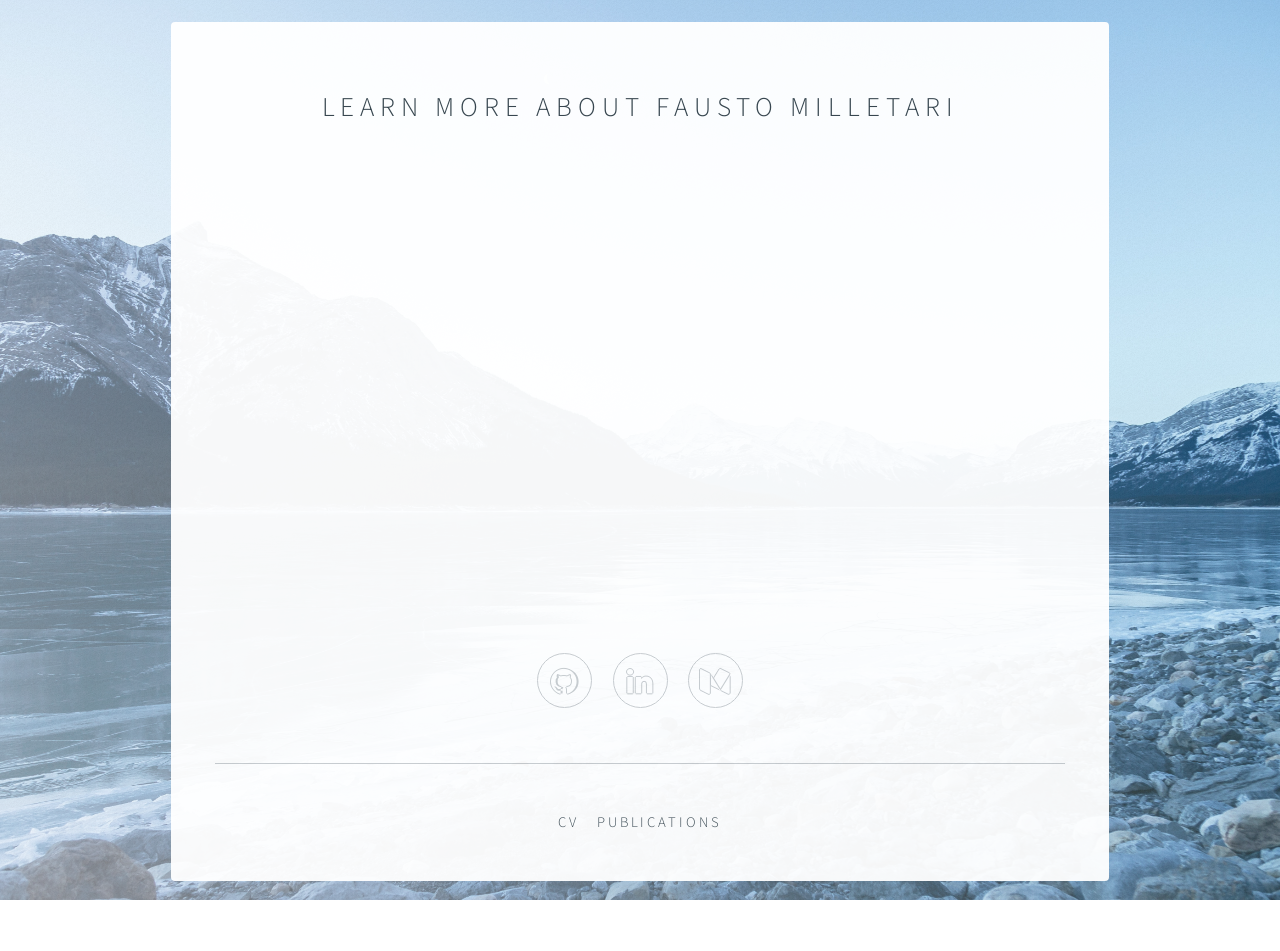
<file: index.html>
<!DOCTYPE HTML>
<!--
	Identity by HTML5 UP
	html5up.net | @ajlkn
	Free for personal and commercial use under the CCA 3.0 license (html5up.net/license)
-->
<html>
	<head>
		<title>Fausto Milletari</title>
		<meta charset="utf-8" />
		<meta name="viewport" content="width=device-width, initial-scale=1" />
		<!--[if lte IE 8]><script src="assets/js/html5shiv.js"></script><![endif]-->
		<link rel="stylesheet" href="assets/css/main.css" />
		<!--[if lte IE 9]><link rel="stylesheet" href="assets/css/ie9.css" /><![endif]-->
		<!--[if lte IE 8]><link rel="stylesheet" href="assets/css/ie8.css" /><![endif]-->
		<noscript><link rel="stylesheet" href="assets/css/noscript.css" /></noscript>
	</head>
	<body class="is-loading">

		<!-- Wrapper -->
			<div id="wrapper">

				<!-- Main -->
					<section id="main">
						<header>
							<h1>Learn more about Fausto Milletari</h1>
							<iframe
							src="https://www.chatbase.co/chatbot-iframe/be16rYMxGRy8jBSAbhjQV"
							width="100%"
							style="height: 100%; min-height: 500px"
							frameborder="0"
							></iframe>
						</header>
						<footer>
							<ul class="icons">
								<li><a href="https://github.com/faustomilletari" class="fa-github">Github</a></li>
								<li><a href="https://www.linkedin.com/in/fausto-milletarì-44294155/" class="fa-linkedin">Linkedin</a></li>
								<li><a href="#" class="fa-medium">Medium</a></li>
							</ul>
						</footer>
                        <hr />
                        <a href="./assets/files/AcademicCV.pdf">CV</a>
                        &nbsp;
                        <a href="https://scholar.google.com/citations?user=uE3jjEwAAAAJ&hl=en">Publications</a>
					</section>

				<!-- Footer -->
					<footer id="footer">
						<ul class="copyright">
							<li>&copy; Jane Doe</li><li>Design: <a href="http://html5up.net">HTML5 UP</a></li>
						</ul>
					</footer>

			</div>

		<!-- Scripts -->
			<!--[if lte IE 8]><script src="assets/js/respond.min.js"></script><![endif]-->
			<script>
				if ('addEventListener' in window) {
					window.addEventListener('load', function() { document.body.className = document.body.className.replace(/\bis-loading\b/, ''); });
					document.body.className += (navigator.userAgent.match(/(MSIE|rv:11\.0)/) ? ' is-ie' : '');
				}
			</script>

	</body>
</html>
</file>
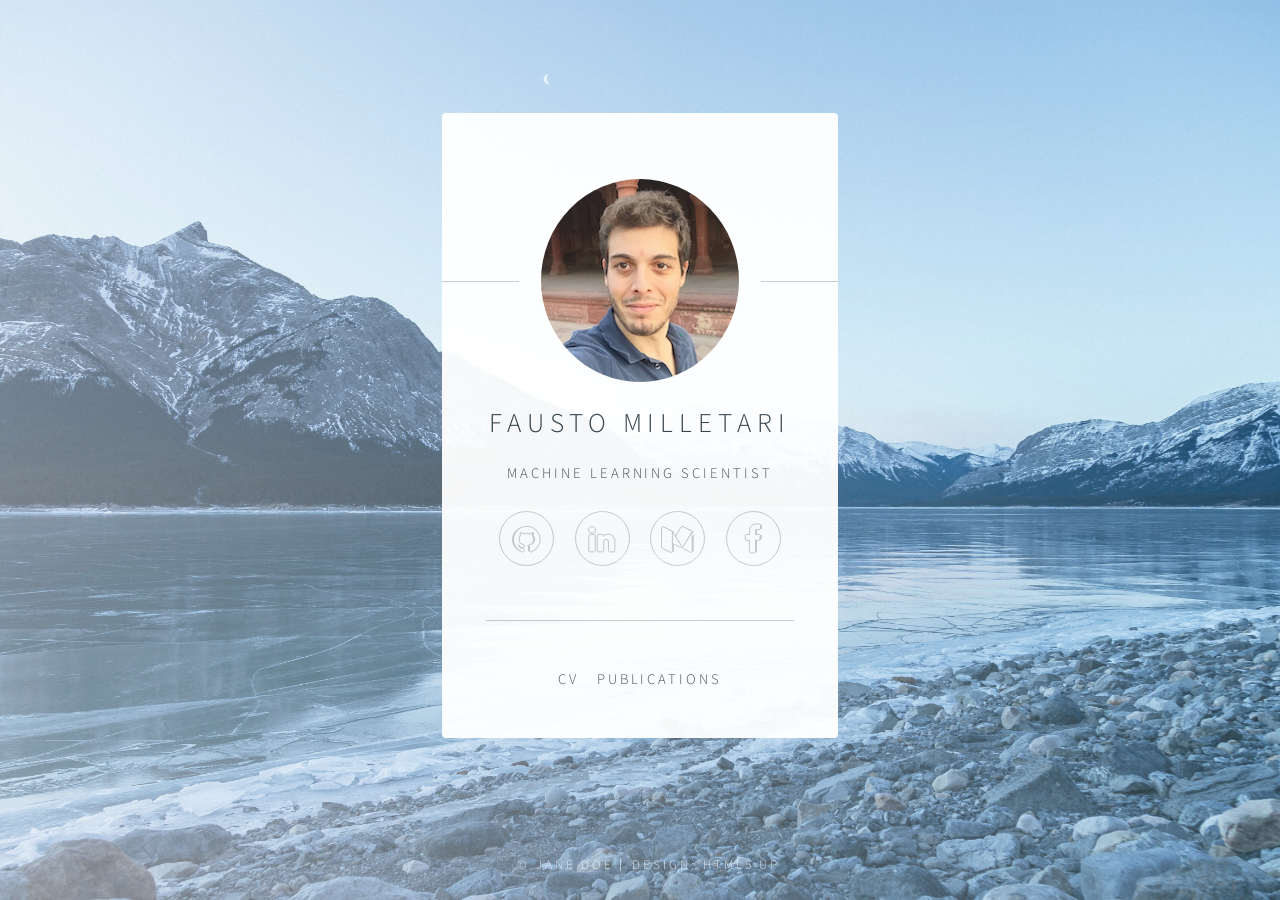
<file: html5up-identity/index.html>
<!DOCTYPE HTML>
<!--
	Identity by HTML5 UP
	html5up.net | @ajlkn
	Free for personal and commercial use under the CCA 3.0 license (html5up.net/license)
-->
<html>
	<head>
		<title>Identity by HTML5 UP</title>
		<meta charset="utf-8" />
		<meta name="viewport" content="width=device-width, initial-scale=1" />
		<!--[if lte IE 8]><script src="assets/js/html5shiv.js"></script><![endif]-->
		<link rel="stylesheet" href="assets/css/main.css" />
		<!--[if lte IE 9]><link rel="stylesheet" href="assets/css/ie9.css" /><![endif]-->
		<!--[if lte IE 8]><link rel="stylesheet" href="assets/css/ie8.css" /><![endif]-->
		<noscript><link rel="stylesheet" href="assets/css/noscript.css" /></noscript>
	</head>
	<body class="is-loading">

		<!-- Wrapper -->
			<div id="wrapper">

				<!-- Main -->
					<section id="main">
						<header>
							<span class="avatar"><img src="images/avatar.jpg" alt="" /></span>
							<h1>Fausto Milletari</h1>
							<p>Machine Learning Scientist</p>
						</header>
						<!--
						<hr />
						<h2>Extra Stuff!</h2>
						<form method="post" action="#">
							<div class="field">
								<input type="text" name="name" id="name" placeholder="Name" />
							</div>
							<div class="field">
								<input type="email" name="email" id="email" placeholder="Email" />
							</div>
							<div class="field">
								<div class="select-wrapper">
									<select name="department" id="department">
										<option value="">Department</option>
										<option value="sales">Sales</option>
										<option value="tech">Tech Support</option>
										<option value="null">/dev/null</option>
									</select>
								</div>
							</div>
							<div class="field">
								<textarea name="message" id="message" placeholder="Message" rows="4"></textarea>
							</div>
							<div class="field">
								<input type="checkbox" id="human" name="human" /><label for="human">I'm a human</label>
							</div>
							<div class="field">
								<label>But are you a robot?</label>
								<input type="radio" id="robot_yes" name="robot" /><label for="robot_yes">Yes</label>
								<input type="radio" id="robot_no" name="robot" /><label for="robot_no">No</label>
							</div>
							<ul class="actions">
								<li><a href="#" class="button">Get Started</a></li>
							</ul>
						</form>
						<hr />
						-->
						<footer>
							<ul class="icons">
								<li><a href="https://github.com/faustomilletari" class="fa-github">Github</a></li>
								<li><a href="https://www.linkedin.com/in/fausto-milletarì-44294155/" class="fa-linkedin">Linkedin</a></li>
								<li><a href="#" class="fa-medium">Medium</a></li>
                                <li><a href="https://www.facebook.com/faustom" class="fa-facebook">Facebook</a></li>
							</ul>
						</footer>
                        <hr />
                        <a href="https://github.com/faustomilletari">CV</a>
                        &nbsp;
                        <a href="https://github.com/faustomilletari">Publications</a>
					</section>

				<!-- Footer -->
					<footer id="footer">
						<ul class="copyright">
							<li>&copy; Jane Doe</li><li>Design: <a href="http://html5up.net">HTML5 UP</a></li>
						</ul>
					</footer>

			</div>

		<!-- Scripts -->
			<!--[if lte IE 8]><script src="assets/js/respond.min.js"></script><![endif]-->
			<script>
				if ('addEventListener' in window) {
					window.addEventListener('load', function() { document.body.className = document.body.className.replace(/\bis-loading\b/, ''); });
					document.body.className += (navigator.userAgent.match(/(MSIE|rv:11\.0)/) ? ' is-ie' : '');
				}
			</script>

	</body>
</html>
</file>
<file: assets/css/ie9.css>
/*
	Identity by HTML5 UP
	html5up.net | @ajlkn
	Free for personal and commercial use under the CCA 3.0 license (html5up.net/license)
*/

/* Basic */

	body {
		background-image: url("../../images/bg.jpg");
		background-repeat: no-repeat;
		background-size: cover;
		background-position: bottom center;
		background-attachment: fixed;
	}

		body:after {
			display: none;
		}

/* List */

	ul.icons li a:before {
		color: #c8cccf;
	}

	ul.icons li a:hover:before {
		color: #ff7496;
	}

/* Wrapper */

	#wrapper {
		text-align: center;
	}

/* Main */

	#main {
		display: inline-block;
	}
</file>
<file: assets/css/ie8.css>
/*
	Identity by HTML5 UP
	html5up.net | @ajlkn
	Free for personal and commercial use under the CCA 3.0 license (html5up.net/license)
*/

/* List */

	ul.icons li a {
		-ms-behavior: url("assets/js/PIE.htc");
	}

		ul.icons li a:before {
			text-align: center;
			font-size: 26px;
		}

/* Main */

	#main {
		-ms-behavior: url("assets/js/PIE.htc");
	}

		#main .avatar img {
			-ms-behavior: url("assets/js/PIE.htc");
		}

/* Footer */

	#footer {
		color: #fff;
	}

		#footer .copyright li {
			border-left: solid 1px #fff;
		}
</file>
<file: assets/css/noscript.css>
/*
	Identity by HTML5 UP
	html5up.net | @ajlkn
	Free for personal and commercial use under the CCA 3.0 license (html5up.net/license)
*/

/* Basic */

	body:after {
		display: none;
	}

/* Main */

	#main {
		-moz-transform: none !important;
		-webkit-transform: none !important;
		-ms-transform: none !important;
		transform: none !important;
		opacity: 1 !important;
	}
</file>
<file: html5up-identity/assets/css/ie9.css>
/*
	Identity by HTML5 UP
	html5up.net | @ajlkn
	Free for personal and commercial use under the CCA 3.0 license (html5up.net/license)
*/

/* Basic */

	body {
		background-image: url("../../images/bg.jpg");
		background-repeat: no-repeat;
		background-size: cover;
		background-position: bottom center;
		background-attachment: fixed;
	}

		body:after {
			display: none;
		}

/* List */

	ul.icons li a:before {
		color: #c8cccf;
	}

	ul.icons li a:hover:before {
		color: #ff7496;
	}

/* Wrapper */

	#wrapper {
		text-align: center;
	}

/* Main */

	#main {
		display: inline-block;
	}
</file>
<file: html5up-identity/assets/css/ie8.css>
/*
	Identity by HTML5 UP
	html5up.net | @ajlkn
	Free for personal and commercial use under the CCA 3.0 license (html5up.net/license)
*/

/* List */

	ul.icons li a {
		-ms-behavior: url("assets/js/PIE.htc");
	}

		ul.icons li a:before {
			text-align: center;
			font-size: 26px;
		}

/* Main */

	#main {
		-ms-behavior: url("assets/js/PIE.htc");
	}

		#main .avatar img {
			-ms-behavior: url("assets/js/PIE.htc");
		}

/* Footer */

	#footer {
		color: #fff;
	}

		#footer .copyright li {
			border-left: solid 1px #fff;
		}
</file>
<file: html5up-identity/assets/css/noscript.css>
/*
	Identity by HTML5 UP
	html5up.net | @ajlkn
	Free for personal and commercial use under the CCA 3.0 license (html5up.net/license)
*/

/* Basic */

	body:after {
		display: none;
	}

/* Main */

	#main {
		-moz-transform: none !important;
		-webkit-transform: none !important;
		-ms-transform: none !important;
		transform: none !important;
		opacity: 1 !important;
	}
</file>
<file: assets/css/main.css>
@charset "UTF-8";
@import url(font-awesome.min.css);
@import url("https://fonts.googleapis.com/css?family=Source+Sans+Pro:300");

/*
	Identity by HTML5 UP
	html5up.net | @ajlkn
	Free for personal and commercial use under the CCA 3.0 license (html5up.net/license)
*/

/* Reset */

	html, body, div, span, applet, object, iframe, h1, h2, h3, h4, h5, h6, p, blockquote, pre, a, abbr, acronym, address, big, cite, code, del, dfn, em, img, ins, kbd, q, s, samp, small, strike, strong, sub, sup, tt, var, b, u, i, center, dl, dt, dd, ol, ul, li, fieldset, form, label, legend, table, caption, tbody, tfoot, thead, tr, th, td, article, aside, canvas, details, embed, figure, figcaption, footer, header, hgroup, menu, nav, output, ruby, section, summary, time, mark, audio, video {
		margin: 0;
		padding: 0;
		border: 0;
		font-size: 100%;
		font: inherit;
		vertical-align: baseline;
	}

	article, aside, details, figcaption, figure, footer, header, hgroup, menu, nav, section {
		display: block;
	}

	body {
		line-height: 1;
	}

	ol, ul {
		list-style: none;
	}

	blockquote, q {
		quotes: none;
	}

	blockquote:before, blockquote:after, q:before, q:after {
		content: '';
		content: none;
	}

	table {
		border-collapse: collapse;
		border-spacing: 0;
	}

	body {
		-webkit-text-size-adjust: none;
	}

/* Box Model */

	*, *:before, *:after {
		-moz-box-sizing: border-box;
		-webkit-box-sizing: border-box;
		box-sizing: border-box;
	}

/* Basic */

	@media screen and (max-width: 480px) {

		html, body {
			min-width: 320px;
		}

	}

	body.is-loading *, body.is-loading *:before, body.is-loading *:after {
		-moz-animation: none !important;
		-webkit-animation: none !important;
		-ms-animation: none !important;
		animation: none !important;
		-moz-transition: none !important;
		-webkit-transition: none !important;
		-ms-transition: none !important;
		transition: none !important;
	}

	html {
		height: 100%;
	}

	body {
		height: 100%;
		background-color: #ffffff;
		background-image: url("images/overlay.png"), -moz-linear-gradient(60deg, rgba(255, 255, 255, 0.5) 5%, rgba(0, 228, 255, 0.1)), url("../../images/bg.jpg");
		background-image: url("images/overlay.png"), -webkit-linear-gradient(60deg, rgba(255, 255, 255, 0.5) 5%, rgba(0, 228, 255, 0.1)), url("../../images/bg.jpg");
		background-image: url("images/overlay.png"), -ms-linear-gradient(60deg, rgba(255, 255, 255, 0.5) 5%, rgba(0, 228, 255, 0.1)), url("../../images/bg.jpg");
		background-image: url("images/overlay.png"), linear-gradient(60deg, rgba(255, 255, 255, 0.5) 5%, rgba(0, 228, 255, 0.1)), url("../../images/bg.jpg");
		background-repeat: repeat,			no-repeat,			no-repeat;
		background-size: 100px 100px, cover,				cover;
		background-position: top left,		center center,		bottom center;
		background-attachment: fixed,			fixed,				fixed;
	}

		body:after {
			content: '';
			display: block;
			position: fixed;
			top: 0;
			left: 0;
			width: 100%;
			height: inherit;
			opacity: 0;
			z-index: 1;
			background-color: #ffffff;
			background-image: url("images/overlay.png"), -moz-linear-gradient(60deg, rgba(255, 255, 255, 0.5) 5%, rgba(0, 228, 255, 0.1));
			background-image: url("images/overlay.png"), -webkit-linear-gradient(60deg, rgba(255, 255, 255, 0.5) 5%, rgba(0, 228, 255, 0.1));
			background-image: url("images/overlay.png"), -ms-linear-gradient(60deg, rgba(255, 255, 255, 0.5) 5%, rgba(0, 228, 255, 0.1));
			background-image: url("images/overlay.png"), linear-gradient(60deg, rgba(255, 255, 255, 0.5) 5%, rgba(0, 228, 255, 0.1));
			background-repeat: repeat,			no-repeat;
			background-size: 100px 100px, cover;
			background-position: top left,		center center;
			-moz-transition: opacity 1.75s ease-out;
			-webkit-transition: opacity 1.75s ease-out;
			-ms-transition: opacity 1.75s ease-out;
			transition: opacity 1.75s ease-out;
		}

		body.is-loading:after {
			opacity: 1;
		}

/* Type */

	body, input, select, textarea {
		color: #414f57;
		font-family: "Source Sans Pro", Helvetica, sans-serif;
		font-size: 14pt;
		font-weight: 300;
		line-height: 2;
		letter-spacing: 0.2em;
		text-transform: uppercase;
	}

		@media screen and (max-width: 1680px) {

			body, input, select, textarea {
				font-size: 11pt;
			}

		}

		@media screen and (max-width: 480px) {

			body, input, select, textarea {
				font-size: 10pt;
				line-height: 1.75;
			}

		}

	a {
		-moz-transition: color 0.2s ease, border-color 0.2s ease;
		-webkit-transition: color 0.2s ease, border-color 0.2s ease;
		-ms-transition: color 0.2s ease, border-color 0.2s ease;
		transition: color 0.2s ease, border-color 0.2s ease;
		color: inherit;
		text-decoration: none;
	}

		a:before {
			-moz-transition: color 0.2s ease, text-shadow 0.2s ease;
			-webkit-transition: color 0.2s ease, text-shadow 0.2s ease;
			-ms-transition: color 0.2s ease, text-shadow 0.2s ease;
			transition: color 0.2s ease, text-shadow 0.2s ease;
		}

		a:hover {
			color: #ff7496;
		}

	strong, b {
		color: #313f47;
	}

	em, i {
		font-style: italic;
	}

	p {
		margin: 0 0 1.5em 0;
	}

	h1, h2, h3, h4, h5, h6 {
		color: #313f47;
		line-height: 1.5;
		margin: 0 0 0.75em 0;
	}

		h1 a, h2 a, h3 a, h4 a, h5 a, h6 a {
			color: inherit;
			text-decoration: none;
		}

	h1 {
		font-size: 1.85em;
		letter-spacing: 0.22em;
		margin: 0 0 0.525em 0;
	}

	h2 {
		font-size: 1.25em;
	}

	h3 {
		font-size: 1em;
	}

	h4 {
		font-size: 1em;
	}

	h5 {
		font-size: 1em;
	}

	h6 {
		font-size: 1em;
	}

	@media screen and (max-width: 480px) {

		h1 {
			font-size: 1.65em;
		}

	}

	sub {
		font-size: 0.8em;
		position: relative;
		top: 0.5em;
	}

	sup {
		font-size: 0.8em;
		position: relative;
		top: -0.5em;
	}

	hr {
		border: 0;
		border-bottom: solid 1px #c8cccf;
		margin: 3em 0;
	}

/* Form */

	form {
		margin: 0 0 1.5em 0;
	}

		form > .field {
			margin: 0 0 1.5em 0;
		}

			form > .field > :last-child {
				margin-bottom: 0;
			}

	label {
		color: #313f47;
		display: block;
		font-size: 0.9em;
		margin: 0 0 0.75em 0;
	}

	input[type="text"],
	input[type="password"],
	input[type="email"],
	input[type="tel"],
	select,
	textarea {
		-moz-appearance: none;
		-webkit-appearance: none;
		-ms-appearance: none;
		appearance: none;
		border-radius: 4px;
		border: solid 1px #c8cccf;
		color: inherit;
		display: block;
		outline: 0;
		padding: 0 1em;
		text-decoration: none;
		width: 100%;
	}

		input[type="text"]:invalid,
		input[type="password"]:invalid,
		input[type="email"]:invalid,
		input[type="tel"]:invalid,
		select:invalid,
		textarea:invalid {
			box-shadow: none;
		}

		input[type="text"]:focus,
		input[type="password"]:focus,
		input[type="email"]:focus,
		input[type="tel"]:focus,
		select:focus,
		textarea:focus {
			border-color: #ff7496;
		}

	.select-wrapper {
		text-decoration: none;
		display: block;
		position: relative;
	}

		.select-wrapper:before {
			content: "";
			-moz-osx-font-smoothing: grayscale;
			-webkit-font-smoothing: antialiased;
			font-family: FontAwesome;
			font-style: normal;
			font-weight: normal;
			text-transform: none !important;
		}

		.select-wrapper:before {
			color: #c8cccf;
			display: block;
			height: 2.75em;
			line-height: 2.75em;
			pointer-events: none;
			position: absolute;
			right: 0;
			text-align: center;
			top: 0;
			width: 2.75em;
		}

		.select-wrapper select::-ms-expand {
			display: none;
		}

	input[type="text"],
	input[type="password"],
	input[type="email"],
	select {
		height: 2.75em;
	}

	textarea {
		padding: 0.75em 1em;
	}

	input[type="checkbox"],
	input[type="radio"] {
		-moz-appearance: none;
		-webkit-appearance: none;
		-ms-appearance: none;
		appearance: none;
		display: block;
		float: left;
		margin-right: -2em;
		opacity: 0;
		width: 1em;
		z-index: -1;
	}

		input[type="checkbox"] + label,
		input[type="radio"] + label {
			text-decoration: none;
			color: #414f57;
			cursor: pointer;
			display: inline-block;
			font-size: 1em;
			font-weight: 300;
			padding-left: 2.4em;
			padding-right: 0.75em;
			position: relative;
		}

			input[type="checkbox"] + label:before,
			input[type="radio"] + label:before {
				-moz-osx-font-smoothing: grayscale;
				-webkit-font-smoothing: antialiased;
				font-family: FontAwesome;
				font-style: normal;
				font-weight: normal;
				text-transform: none !important;
			}

			input[type="checkbox"] + label:before,
			input[type="radio"] + label:before {
				border-radius: 4px;
				border: solid 1px #c8cccf;
				content: '';
				display: inline-block;
				height: 1.65em;
				left: 0;
				line-height: 1.58125em;
				position: absolute;
				text-align: center;
				top: 0.15em;
				width: 1.65em;
			}

		input[type="checkbox"]:checked + label:before,
		input[type="radio"]:checked + label:before {
			color: #ff7496;
			content: '\f00c';
		}

		input[type="checkbox"]:focus + label:before,
		input[type="radio"]:focus + label:before {
			border-color: #ff7496;
		}

	input[type="checkbox"] + label:before {
		border-radius: 4px;
	}

	input[type="radio"] + label:before {
		border-radius: 100%;
	}

	::-webkit-input-placeholder {
		color: #616f77 !important;
		opacity: 1.0;
	}

	:-moz-placeholder {
		color: #616f77 !important;
		opacity: 1.0;
	}

	::-moz-placeholder {
		color: #616f77 !important;
		opacity: 1.0;
	}

	:-ms-input-placeholder {
		color: #616f77 !important;
		opacity: 1.0;
	}

	.formerize-placeholder {
		color: #616f77 !important;
		opacity: 1.0;
	}

/* Icon */

	.icon {
		text-decoration: none;
		position: relative;
		border-bottom: none;
	}

		.icon:before {
			-moz-osx-font-smoothing: grayscale;
			-webkit-font-smoothing: antialiased;
			font-family: FontAwesome;
			font-style: normal;
			font-weight: normal;
			text-transform: none !important;
		}

		.icon > .label {
			display: none;
		}

/* List */

	ol {
		list-style: decimal;
		margin: 0 0 1.5em 0;
		padding-left: 1.25em;
	}

		ol li {
			padding-left: 0.25em;
		}

	ul {
		list-style: disc;
		margin: 0 0 1.5em 0;
		padding-left: 1em;
	}

		ul li {
			padding-left: 0.5em;
		}

		ul.alt {
			list-style: none;
			padding-left: 0;
		}

			ul.alt li {
				border-top: solid 1px #c8cccf;
				padding: 0.5em 0;
			}

				ul.alt li:first-child {
					border-top: 0;
					padding-top: 0;
				}

		ul.icons {
			cursor: default;
			list-style: none;
			padding-left: 0;
			margin-top: -0.675em;
		}

			ul.icons li {
				display: inline-block;
				padding: 0.675em 0.5em;
			}

				ul.icons li a {
					text-decoration: none;
					position: relative;
					display: block;
					width: 3.75em;
					height: 3.75em;
					border-radius: 100%;
					border: solid 1px #c8cccf;
					line-height: 3.75em;
					overflow: hidden;
					text-align: center;
					text-indent: 3.75em;
					white-space: nowrap;
				}

					ul.icons li a:before {
						-moz-osx-font-smoothing: grayscale;
						-webkit-font-smoothing: antialiased;
						font-family: FontAwesome;
						font-style: normal;
						font-weight: normal;
						text-transform: none !important;
					}

					ul.icons li a:before {
						color: #ffffff;
						text-shadow: 1.25px 0px 0px #c8cccf, -1.25px 0px 0px #c8cccf, 0px 1.25px 0px #c8cccf, 0px -1.25px 0px #c8cccf;
					}

					ul.icons li a:hover:before {
						text-shadow: 1.25px 0px 0px #ff7496, -1.25px 0px 0px #ff7496, 0px 1.25px 0px #ff7496, 0px -1.25px 0px #ff7496;
					}

					ul.icons li a:before {
						position: absolute;
						top: 0;
						left: 0;
						width: inherit;
						height: inherit;
						font-size: 1.85rem;
						line-height: inherit;
						text-align: center;
						text-indent: 0;
					}

					ul.icons li a:hover {
						border-color: #ff7496;
					}

			@media screen and (max-width: 480px) {

				ul.icons li a:before {
					font-size: 1.5rem;
				}

			}

		ul.actions {
			cursor: default;
			list-style: none;
			padding-left: 0;
		}

			ul.actions li {
				display: inline-block;
				padding: 0 0.75em 0 0;
				vertical-align: middle;
			}

				ul.actions li:last-child {
					padding-right: 0;
				}

	dl {
		margin: 0 0 1.5em 0;
	}

		dl dt {
			display: block;
			margin: 0 0 0.75em 0;
		}

		dl dd {
			margin-left: 1.5em;
		}

/* Button */

	input[type="submit"],
	input[type="reset"],
	input[type="button"],
	button,
	.button {
		-moz-appearance: none;
		-webkit-appearance: none;
		-ms-appearance: none;
		appearance: none;
		-moz-transition: background-color 0.2s ease-in-out, border-color 0.2s ease-in-out, color 0.2s ease-in-out;
		-webkit-transition: background-color 0.2s ease-in-out, border-color 0.2s ease-in-out, color 0.2s ease-in-out;
		-ms-transition: background-color 0.2s ease-in-out, border-color 0.2s ease-in-out, color 0.2s ease-in-out;
		transition: background-color 0.2s ease-in-out, border-color 0.2s ease-in-out, color 0.2s ease-in-out;
		display: inline-block;
		height: 2.75em;
		line-height: 2.75em;
		padding: 0 1.5em;
		background-color: transparent;
		border-radius: 4px;
		border: solid 1px #c8cccf;
		color: #414f57 !important;
		cursor: pointer;
		text-align: center;
		text-decoration: none;
		white-space: nowrap;
	}

		input[type="submit"]:hover,
		input[type="reset"]:hover,
		input[type="button"]:hover,
		button:hover,
		.button:hover {
			border-color: #ff7496;
			color: #ff7496 !important;
		}

		input[type="submit"].icon,
		input[type="reset"].icon,
		input[type="button"].icon,
		button.icon,
		.button.icon {
			padding-left: 1.35em;
		}

			input[type="submit"].icon:before,
			input[type="reset"].icon:before,
			input[type="button"].icon:before,
			button.icon:before,
			.button.icon:before {
				margin-right: 0.5em;
			}

		input[type="submit"].fit,
		input[type="reset"].fit,
		input[type="button"].fit,
		button.fit,
		.button.fit {
			display: block;
			width: 100%;
			margin: 0 0 0.75em 0;
		}

		input[type="submit"].small,
		input[type="reset"].small,
		input[type="button"].small,
		button.small,
		.button.small {
			font-size: 0.8em;
		}

		input[type="submit"].big,
		input[type="reset"].big,
		input[type="button"].big,
		button.big,
		.button.big {
			font-size: 1.35em;
		}

		input[type="submit"].disabled, input[type="submit"]:disabled,
		input[type="reset"].disabled,
		input[type="reset"]:disabled,
		input[type="button"].disabled,
		input[type="button"]:disabled,
		button.disabled,
		button:disabled,
		.button.disabled,
		.button:disabled {
			-moz-pointer-events: none;
			-webkit-pointer-events: none;
			-ms-pointer-events: none;
			pointer-events: none;
			opacity: 0.5;
		}

/* Main */

	#main {
		position: relative;
		max-width: 100%;
		min-width: 64em;
		padding: 4.5em 3em 3em 3em ;
		background: #ffffff;
		border-radius: 4px;
		cursor: default;
		opacity: 0.95;
		text-align: center;
		-moz-transform-origin: 50% 50%;
		-webkit-transform-origin: 50% 50%;
		-ms-transform-origin: 50% 50%;
		transform-origin: 50% 50%;
		-moz-transform: rotateX(0deg);
		-webkit-transform: rotateX(0deg);
		-ms-transform: rotateX(0deg);
		transform: rotateX(0deg);
		-moz-transition: opacity 1s ease, -moz-transform 1s ease;
		-webkit-transition: opacity 1s ease, -webkit-transform 1s ease;
		-ms-transition: opacity 1s ease, -ms-transform 1s ease;
		transition: opacity 1s ease, transform 1s ease;
	}

		#main .avatar {
			position: relative;
			display: block;
			margin-bottom: 1.5em;
		}

			#main .avatar img {
				display: block;
				margin: 0 auto;
				border-radius: 100%;
				box-shadow: 0 0 0 1.5em #ffffff;
			}

			#main .avatar:before {
				content: '';
				display: block;
				position: absolute;
				top: 50%;
				left: -3em;
				width: calc(100% + 6em);
				height: 1px;
				z-index: -1;
				background: #c8cccf;
			}

		@media screen and (max-width: 480px) {

			#main {
				min-width: 0;
				width: 100%;
				padding: 4em 2em 2.5em 2em ;
			}

				#main .avatar:before {
					left: -2em;
					width: calc(100% + 4em);
				}

		}

		body.is-loading #main {
			opacity: 0;
			-moz-transform: rotateX(15deg);
			-webkit-transform: rotateX(15deg);
			-ms-transform: rotateX(15deg);
			transform: rotateX(15deg);
		}

/* Footer */

	#footer {
		-moz-align-self: -moz-flex-end;
		-webkit-align-self: -webkit-flex-end;
		-ms-align-self: -ms-flex-end;
		align-self: flex-end;
		width: 100%;
		padding: 1.5em 0 0 0;
		color: rgba(255, 255, 255, 0.75);
		cursor: default;
		text-align: center;
	}

		#footer .copyright {
			margin: 0;
			padding: 0;
			font-size: 0.9em;
			list-style: none;
		}

			#footer .copyright li {
				display: inline-block;
				margin: 0 0 0 0.45em;
				padding: 0 0 0 0.85em;
				border-left: solid 1px rgba(255, 255, 255, 0.5);
				line-height: 1;
			}

				#footer .copyright li:first-child {
					border-left: 0;
				}

/* Wrapper */

	#wrapper {
		display: -moz-flex;
		display: -webkit-flex;
		display: -ms-flex;
		display: flex;
		-moz-align-items: center;
		-webkit-align-items: center;
		-ms-align-items: center;
		align-items: center;
		-moz-justify-content: space-between;
		-webkit-justify-content: space-between;
		-ms-justify-content: space-between;
		justify-content: space-between;
		-moz-flex-direction: column;
		-webkit-flex-direction: column;
		-ms-flex-direction: column;
		flex-direction: column;
		-moz-perspective: 1000px;
		-webkit-perspective: 1000px;
		-ms-perspective: 1000px;
		perspective: 1000px;
		position: relative;
		min-height: 100%;
		padding: 1.5em;
		z-index: 2;
	}

		#wrapper > * {
			z-index: 1;
		}

		#wrapper:before {
			content: '';
			display: block;
		}

		@media screen and (max-width: 640px) {

			#wrapper {
				padding: 0.75em;
			}

		}

		body.is-ie #wrapper {
			height: 100%;
		}
</file>
<file: html5up-identity/assets/css/main.css>
@charset "UTF-8";
@import url(font-awesome.min.css);
@import url("https://fonts.googleapis.com/css?family=Source+Sans+Pro:300");

/*
	Identity by HTML5 UP
	html5up.net | @ajlkn
	Free for personal and commercial use under the CCA 3.0 license (html5up.net/license)
*/

/* Reset */

	html, body, div, span, applet, object, iframe, h1, h2, h3, h4, h5, h6, p, blockquote, pre, a, abbr, acronym, address, big, cite, code, del, dfn, em, img, ins, kbd, q, s, samp, small, strike, strong, sub, sup, tt, var, b, u, i, center, dl, dt, dd, ol, ul, li, fieldset, form, label, legend, table, caption, tbody, tfoot, thead, tr, th, td, article, aside, canvas, details, embed, figure, figcaption, footer, header, hgroup, menu, nav, output, ruby, section, summary, time, mark, audio, video {
		margin: 0;
		padding: 0;
		border: 0;
		font-size: 100%;
		font: inherit;
		vertical-align: baseline;
	}

	article, aside, details, figcaption, figure, footer, header, hgroup, menu, nav, section {
		display: block;
	}

	body {
		line-height: 1;
	}

	ol, ul {
		list-style: none;
	}

	blockquote, q {
		quotes: none;
	}

	blockquote:before, blockquote:after, q:before, q:after {
		content: '';
		content: none;
	}

	table {
		border-collapse: collapse;
		border-spacing: 0;
	}

	body {
		-webkit-text-size-adjust: none;
	}

/* Box Model */

	*, *:before, *:after {
		-moz-box-sizing: border-box;
		-webkit-box-sizing: border-box;
		box-sizing: border-box;
	}

/* Basic */

	@media screen and (max-width: 480px) {

		html, body {
			min-width: 320px;
		}

	}

	body.is-loading *, body.is-loading *:before, body.is-loading *:after {
		-moz-animation: none !important;
		-webkit-animation: none !important;
		-ms-animation: none !important;
		animation: none !important;
		-moz-transition: none !important;
		-webkit-transition: none !important;
		-ms-transition: none !important;
		transition: none !important;
	}

	html {
		height: 100%;
	}

	body {
		height: 100%;
		background-color: #ffffff;
		background-image: url("images/overlay.png"), -moz-linear-gradient(60deg, rgba(255, 255, 255, 0.5) 5%, rgba(0, 228, 255, 0.1)), url("../../images/bg.jpg");
		background-image: url("images/overlay.png"), -webkit-linear-gradient(60deg, rgba(255, 255, 255, 0.5) 5%, rgba(0, 228, 255, 0.1)), url("../../images/bg.jpg");
		background-image: url("images/overlay.png"), -ms-linear-gradient(60deg, rgba(255, 255, 255, 0.5) 5%, rgba(0, 228, 255, 0.1)), url("../../images/bg.jpg");
		background-image: url("images/overlay.png"), linear-gradient(60deg, rgba(255, 255, 255, 0.5) 5%, rgba(0, 228, 255, 0.1)), url("../../images/bg.jpg");
		background-repeat: repeat,			no-repeat,			no-repeat;
		background-size: 100px 100px, cover,				cover;
		background-position: top left,		center center,		bottom center;
		background-attachment: fixed,			fixed,				fixed;
	}

		body:after {
			content: '';
			display: block;
			position: fixed;
			top: 0;
			left: 0;
			width: 100%;
			height: inherit;
			opacity: 0;
			z-index: 1;
			background-color: #ffffff;
			background-image: url("images/overlay.png"), -moz-linear-gradient(60deg, rgba(255, 255, 255, 0.5) 5%, rgba(0, 228, 255, 0.1));
			background-image: url("images/overlay.png"), -webkit-linear-gradient(60deg, rgba(255, 255, 255, 0.5) 5%, rgba(0, 228, 255, 0.1));
			background-image: url("images/overlay.png"), -ms-linear-gradient(60deg, rgba(255, 255, 255, 0.5) 5%, rgba(0, 228, 255, 0.1));
			background-image: url("images/overlay.png"), linear-gradient(60deg, rgba(255, 255, 255, 0.5) 5%, rgba(0, 228, 255, 0.1));
			background-repeat: repeat,			no-repeat;
			background-size: 100px 100px, cover;
			background-position: top left,		center center;
			-moz-transition: opacity 1.75s ease-out;
			-webkit-transition: opacity 1.75s ease-out;
			-ms-transition: opacity 1.75s ease-out;
			transition: opacity 1.75s ease-out;
		}

		body.is-loading:after {
			opacity: 1;
		}

/* Type */

	body, input, select, textarea {
		color: #414f57;
		font-family: "Source Sans Pro", Helvetica, sans-serif;
		font-size: 14pt;
		font-weight: 300;
		line-height: 2;
		letter-spacing: 0.2em;
		text-transform: uppercase;
	}

		@media screen and (max-width: 1680px) {

			body, input, select, textarea {
				font-size: 11pt;
			}

		}

		@media screen and (max-width: 480px) {

			body, input, select, textarea {
				font-size: 10pt;
				line-height: 1.75;
			}

		}

	a {
		-moz-transition: color 0.2s ease, border-color 0.2s ease;
		-webkit-transition: color 0.2s ease, border-color 0.2s ease;
		-ms-transition: color 0.2s ease, border-color 0.2s ease;
		transition: color 0.2s ease, border-color 0.2s ease;
		color: inherit;
		text-decoration: none;
	}

		a:before {
			-moz-transition: color 0.2s ease, text-shadow 0.2s ease;
			-webkit-transition: color 0.2s ease, text-shadow 0.2s ease;
			-ms-transition: color 0.2s ease, text-shadow 0.2s ease;
			transition: color 0.2s ease, text-shadow 0.2s ease;
		}

		a:hover {
			color: #ff7496;
		}

	strong, b {
		color: #313f47;
	}

	em, i {
		font-style: italic;
	}

	p {
		margin: 0 0 1.5em 0;
	}

	h1, h2, h3, h4, h5, h6 {
		color: #313f47;
		line-height: 1.5;
		margin: 0 0 0.75em 0;
	}

		h1 a, h2 a, h3 a, h4 a, h5 a, h6 a {
			color: inherit;
			text-decoration: none;
		}

	h1 {
		font-size: 1.85em;
		letter-spacing: 0.22em;
		margin: 0 0 0.525em 0;
	}

	h2 {
		font-size: 1.25em;
	}

	h3 {
		font-size: 1em;
	}

	h4 {
		font-size: 1em;
	}

	h5 {
		font-size: 1em;
	}

	h6 {
		font-size: 1em;
	}

	@media screen and (max-width: 480px) {

		h1 {
			font-size: 1.65em;
		}

	}

	sub {
		font-size: 0.8em;
		position: relative;
		top: 0.5em;
	}

	sup {
		font-size: 0.8em;
		position: relative;
		top: -0.5em;
	}

	hr {
		border: 0;
		border-bottom: solid 1px #c8cccf;
		margin: 3em 0;
	}

/* Form */

	form {
		margin: 0 0 1.5em 0;
	}

		form > .field {
			margin: 0 0 1.5em 0;
		}

			form > .field > :last-child {
				margin-bottom: 0;
			}

	label {
		color: #313f47;
		display: block;
		font-size: 0.9em;
		margin: 0 0 0.75em 0;
	}

	input[type="text"],
	input[type="password"],
	input[type="email"],
	input[type="tel"],
	select,
	textarea {
		-moz-appearance: none;
		-webkit-appearance: none;
		-ms-appearance: none;
		appearance: none;
		border-radius: 4px;
		border: solid 1px #c8cccf;
		color: inherit;
		display: block;
		outline: 0;
		padding: 0 1em;
		text-decoration: none;
		width: 100%;
	}

		input[type="text"]:invalid,
		input[type="password"]:invalid,
		input[type="email"]:invalid,
		input[type="tel"]:invalid,
		select:invalid,
		textarea:invalid {
			box-shadow: none;
		}

		input[type="text"]:focus,
		input[type="password"]:focus,
		input[type="email"]:focus,
		input[type="tel"]:focus,
		select:focus,
		textarea:focus {
			border-color: #ff7496;
		}

	.select-wrapper {
		text-decoration: none;
		display: block;
		position: relative;
	}

		.select-wrapper:before {
			content: "";
			-moz-osx-font-smoothing: grayscale;
			-webkit-font-smoothing: antialiased;
			font-family: FontAwesome;
			font-style: normal;
			font-weight: normal;
			text-transform: none !important;
		}

		.select-wrapper:before {
			color: #c8cccf;
			display: block;
			height: 2.75em;
			line-height: 2.75em;
			pointer-events: none;
			position: absolute;
			right: 0;
			text-align: center;
			top: 0;
			width: 2.75em;
		}

		.select-wrapper select::-ms-expand {
			display: none;
		}

	input[type="text"],
	input[type="password"],
	input[type="email"],
	select {
		height: 2.75em;
	}

	textarea {
		padding: 0.75em 1em;
	}

	input[type="checkbox"],
	input[type="radio"] {
		-moz-appearance: none;
		-webkit-appearance: none;
		-ms-appearance: none;
		appearance: none;
		display: block;
		float: left;
		margin-right: -2em;
		opacity: 0;
		width: 1em;
		z-index: -1;
	}

		input[type="checkbox"] + label,
		input[type="radio"] + label {
			text-decoration: none;
			color: #414f57;
			cursor: pointer;
			display: inline-block;
			font-size: 1em;
			font-weight: 300;
			padding-left: 2.4em;
			padding-right: 0.75em;
			position: relative;
		}

			input[type="checkbox"] + label:before,
			input[type="radio"] + label:before {
				-moz-osx-font-smoothing: grayscale;
				-webkit-font-smoothing: antialiased;
				font-family: FontAwesome;
				font-style: normal;
				font-weight: normal;
				text-transform: none !important;
			}

			input[type="checkbox"] + label:before,
			input[type="radio"] + label:before {
				border-radius: 4px;
				border: solid 1px #c8cccf;
				content: '';
				display: inline-block;
				height: 1.65em;
				left: 0;
				line-height: 1.58125em;
				position: absolute;
				text-align: center;
				top: 0.15em;
				width: 1.65em;
			}

		input[type="checkbox"]:checked + label:before,
		input[type="radio"]:checked + label:before {
			color: #ff7496;
			content: '\f00c';
		}

		input[type="checkbox"]:focus + label:before,
		input[type="radio"]:focus + label:before {
			border-color: #ff7496;
		}

	input[type="checkbox"] + label:before {
		border-radius: 4px;
	}

	input[type="radio"] + label:before {
		border-radius: 100%;
	}

	::-webkit-input-placeholder {
		color: #616f77 !important;
		opacity: 1.0;
	}

	:-moz-placeholder {
		color: #616f77 !important;
		opacity: 1.0;
	}

	::-moz-placeholder {
		color: #616f77 !important;
		opacity: 1.0;
	}

	:-ms-input-placeholder {
		color: #616f77 !important;
		opacity: 1.0;
	}

	.formerize-placeholder {
		color: #616f77 !important;
		opacity: 1.0;
	}

/* Icon */

	.icon {
		text-decoration: none;
		position: relative;
		border-bottom: none;
	}

		.icon:before {
			-moz-osx-font-smoothing: grayscale;
			-webkit-font-smoothing: antialiased;
			font-family: FontAwesome;
			font-style: normal;
			font-weight: normal;
			text-transform: none !important;
		}

		.icon > .label {
			display: none;
		}

/* List */

	ol {
		list-style: decimal;
		margin: 0 0 1.5em 0;
		padding-left: 1.25em;
	}

		ol li {
			padding-left: 0.25em;
		}

	ul {
		list-style: disc;
		margin: 0 0 1.5em 0;
		padding-left: 1em;
	}

		ul li {
			padding-left: 0.5em;
		}

		ul.alt {
			list-style: none;
			padding-left: 0;
		}

			ul.alt li {
				border-top: solid 1px #c8cccf;
				padding: 0.5em 0;
			}

				ul.alt li:first-child {
					border-top: 0;
					padding-top: 0;
				}

		ul.icons {
			cursor: default;
			list-style: none;
			padding-left: 0;
			margin-top: -0.675em;
		}

			ul.icons li {
				display: inline-block;
				padding: 0.675em 0.5em;
			}

				ul.icons li a {
					text-decoration: none;
					position: relative;
					display: block;
					width: 3.75em;
					height: 3.75em;
					border-radius: 100%;
					border: solid 1px #c8cccf;
					line-height: 3.75em;
					overflow: hidden;
					text-align: center;
					text-indent: 3.75em;
					white-space: nowrap;
				}

					ul.icons li a:before {
						-moz-osx-font-smoothing: grayscale;
						-webkit-font-smoothing: antialiased;
						font-family: FontAwesome;
						font-style: normal;
						font-weight: normal;
						text-transform: none !important;
					}

					ul.icons li a:before {
						color: #ffffff;
						text-shadow: 1.25px 0px 0px #c8cccf, -1.25px 0px 0px #c8cccf, 0px 1.25px 0px #c8cccf, 0px -1.25px 0px #c8cccf;
					}

					ul.icons li a:hover:before {
						text-shadow: 1.25px 0px 0px #ff7496, -1.25px 0px 0px #ff7496, 0px 1.25px 0px #ff7496, 0px -1.25px 0px #ff7496;
					}

					ul.icons li a:before {
						position: absolute;
						top: 0;
						left: 0;
						width: inherit;
						height: inherit;
						font-size: 1.85rem;
						line-height: inherit;
						text-align: center;
						text-indent: 0;
					}

					ul.icons li a:hover {
						border-color: #ff7496;
					}

			@media screen and (max-width: 480px) {

				ul.icons li a:before {
					font-size: 1.5rem;
				}

			}

		ul.actions {
			cursor: default;
			list-style: none;
			padding-left: 0;
		}

			ul.actions li {
				display: inline-block;
				padding: 0 0.75em 0 0;
				vertical-align: middle;
			}

				ul.actions li:last-child {
					padding-right: 0;
				}

	dl {
		margin: 0 0 1.5em 0;
	}

		dl dt {
			display: block;
			margin: 0 0 0.75em 0;
		}

		dl dd {
			margin-left: 1.5em;
		}

/* Button */

	input[type="submit"],
	input[type="reset"],
	input[type="button"],
	button,
	.button {
		-moz-appearance: none;
		-webkit-appearance: none;
		-ms-appearance: none;
		appearance: none;
		-moz-transition: background-color 0.2s ease-in-out, border-color 0.2s ease-in-out, color 0.2s ease-in-out;
		-webkit-transition: background-color 0.2s ease-in-out, border-color 0.2s ease-in-out, color 0.2s ease-in-out;
		-ms-transition: background-color 0.2s ease-in-out, border-color 0.2s ease-in-out, color 0.2s ease-in-out;
		transition: background-color 0.2s ease-in-out, border-color 0.2s ease-in-out, color 0.2s ease-in-out;
		display: inline-block;
		height: 2.75em;
		line-height: 2.75em;
		padding: 0 1.5em;
		background-color: transparent;
		border-radius: 4px;
		border: solid 1px #c8cccf;
		color: #414f57 !important;
		cursor: pointer;
		text-align: center;
		text-decoration: none;
		white-space: nowrap;
	}

		input[type="submit"]:hover,
		input[type="reset"]:hover,
		input[type="button"]:hover,
		button:hover,
		.button:hover {
			border-color: #ff7496;
			color: #ff7496 !important;
		}

		input[type="submit"].icon,
		input[type="reset"].icon,
		input[type="button"].icon,
		button.icon,
		.button.icon {
			padding-left: 1.35em;
		}

			input[type="submit"].icon:before,
			input[type="reset"].icon:before,
			input[type="button"].icon:before,
			button.icon:before,
			.button.icon:before {
				margin-right: 0.5em;
			}

		input[type="submit"].fit,
		input[type="reset"].fit,
		input[type="button"].fit,
		button.fit,
		.button.fit {
			display: block;
			width: 100%;
			margin: 0 0 0.75em 0;
		}

		input[type="submit"].small,
		input[type="reset"].small,
		input[type="button"].small,
		button.small,
		.button.small {
			font-size: 0.8em;
		}

		input[type="submit"].big,
		input[type="reset"].big,
		input[type="button"].big,
		button.big,
		.button.big {
			font-size: 1.35em;
		}

		input[type="submit"].disabled, input[type="submit"]:disabled,
		input[type="reset"].disabled,
		input[type="reset"]:disabled,
		input[type="button"].disabled,
		input[type="button"]:disabled,
		button.disabled,
		button:disabled,
		.button.disabled,
		.button:disabled {
			-moz-pointer-events: none;
			-webkit-pointer-events: none;
			-ms-pointer-events: none;
			pointer-events: none;
			opacity: 0.5;
		}

/* Main */

	#main {
		position: relative;
		max-width: 100%;
		min-width: 27em;
		padding: 4.5em 3em 3em 3em ;
		background: #ffffff;
		border-radius: 4px;
		cursor: default;
		opacity: 0.95;
		text-align: center;
		-moz-transform-origin: 50% 50%;
		-webkit-transform-origin: 50% 50%;
		-ms-transform-origin: 50% 50%;
		transform-origin: 50% 50%;
		-moz-transform: rotateX(0deg);
		-webkit-transform: rotateX(0deg);
		-ms-transform: rotateX(0deg);
		transform: rotateX(0deg);
		-moz-transition: opacity 1s ease, -moz-transform 1s ease;
		-webkit-transition: opacity 1s ease, -webkit-transform 1s ease;
		-ms-transition: opacity 1s ease, -ms-transform 1s ease;
		transition: opacity 1s ease, transform 1s ease;
	}

		#main .avatar {
			position: relative;
			display: block;
			margin-bottom: 1.5em;
		}

			#main .avatar img {
				display: block;
				margin: 0 auto;
				border-radius: 100%;
				box-shadow: 0 0 0 1.5em #ffffff;
			}

			#main .avatar:before {
				content: '';
				display: block;
				position: absolute;
				top: 50%;
				left: -3em;
				width: calc(100% + 6em);
				height: 1px;
				z-index: -1;
				background: #c8cccf;
			}

		@media screen and (max-width: 480px) {

			#main {
				min-width: 0;
				width: 100%;
				padding: 4em 2em 2.5em 2em ;
			}

				#main .avatar:before {
					left: -2em;
					width: calc(100% + 4em);
				}

		}

		body.is-loading #main {
			opacity: 0;
			-moz-transform: rotateX(15deg);
			-webkit-transform: rotateX(15deg);
			-ms-transform: rotateX(15deg);
			transform: rotateX(15deg);
		}

/* Footer */

	#footer {
		-moz-align-self: -moz-flex-end;
		-webkit-align-self: -webkit-flex-end;
		-ms-align-self: -ms-flex-end;
		align-self: flex-end;
		width: 100%;
		padding: 1.5em 0 0 0;
		color: rgba(255, 255, 255, 0.75);
		cursor: default;
		text-align: center;
	}

		#footer .copyright {
			margin: 0;
			padding: 0;
			font-size: 0.9em;
			list-style: none;
		}

			#footer .copyright li {
				display: inline-block;
				margin: 0 0 0 0.45em;
				padding: 0 0 0 0.85em;
				border-left: solid 1px rgba(255, 255, 255, 0.5);
				line-height: 1;
			}

				#footer .copyright li:first-child {
					border-left: 0;
				}

/* Wrapper */

	#wrapper {
		display: -moz-flex;
		display: -webkit-flex;
		display: -ms-flex;
		display: flex;
		-moz-align-items: center;
		-webkit-align-items: center;
		-ms-align-items: center;
		align-items: center;
		-moz-justify-content: space-between;
		-webkit-justify-content: space-between;
		-ms-justify-content: space-between;
		justify-content: space-between;
		-moz-flex-direction: column;
		-webkit-flex-direction: column;
		-ms-flex-direction: column;
		flex-direction: column;
		-moz-perspective: 1000px;
		-webkit-perspective: 1000px;
		-ms-perspective: 1000px;
		perspective: 1000px;
		position: relative;
		min-height: 100%;
		padding: 1.5em;
		z-index: 2;
	}

		#wrapper > * {
			z-index: 1;
		}

		#wrapper:before {
			content: '';
			display: block;
		}

		@media screen and (max-width: 360px) {

			#wrapper {
				padding: 0.75em;
			}

		}

		body.is-ie #wrapper {
			height: 100%;
		}
</file>
